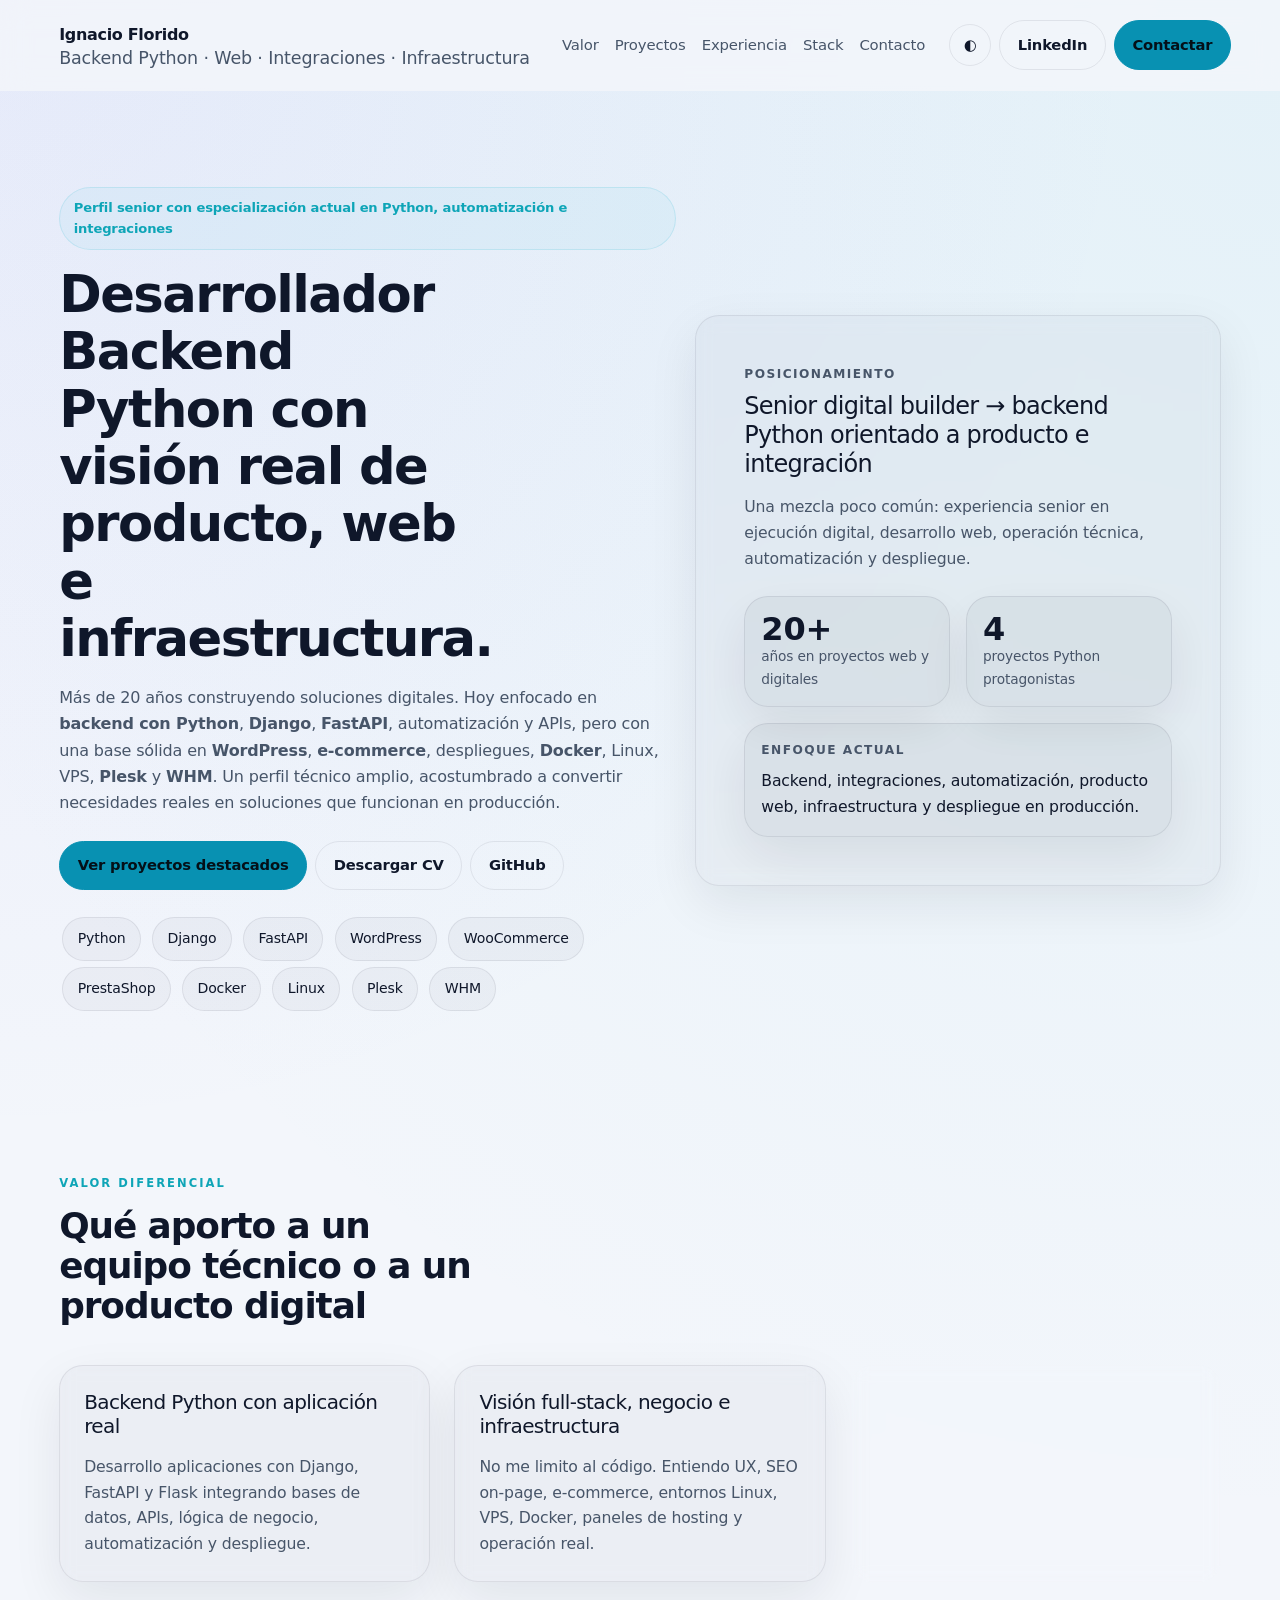
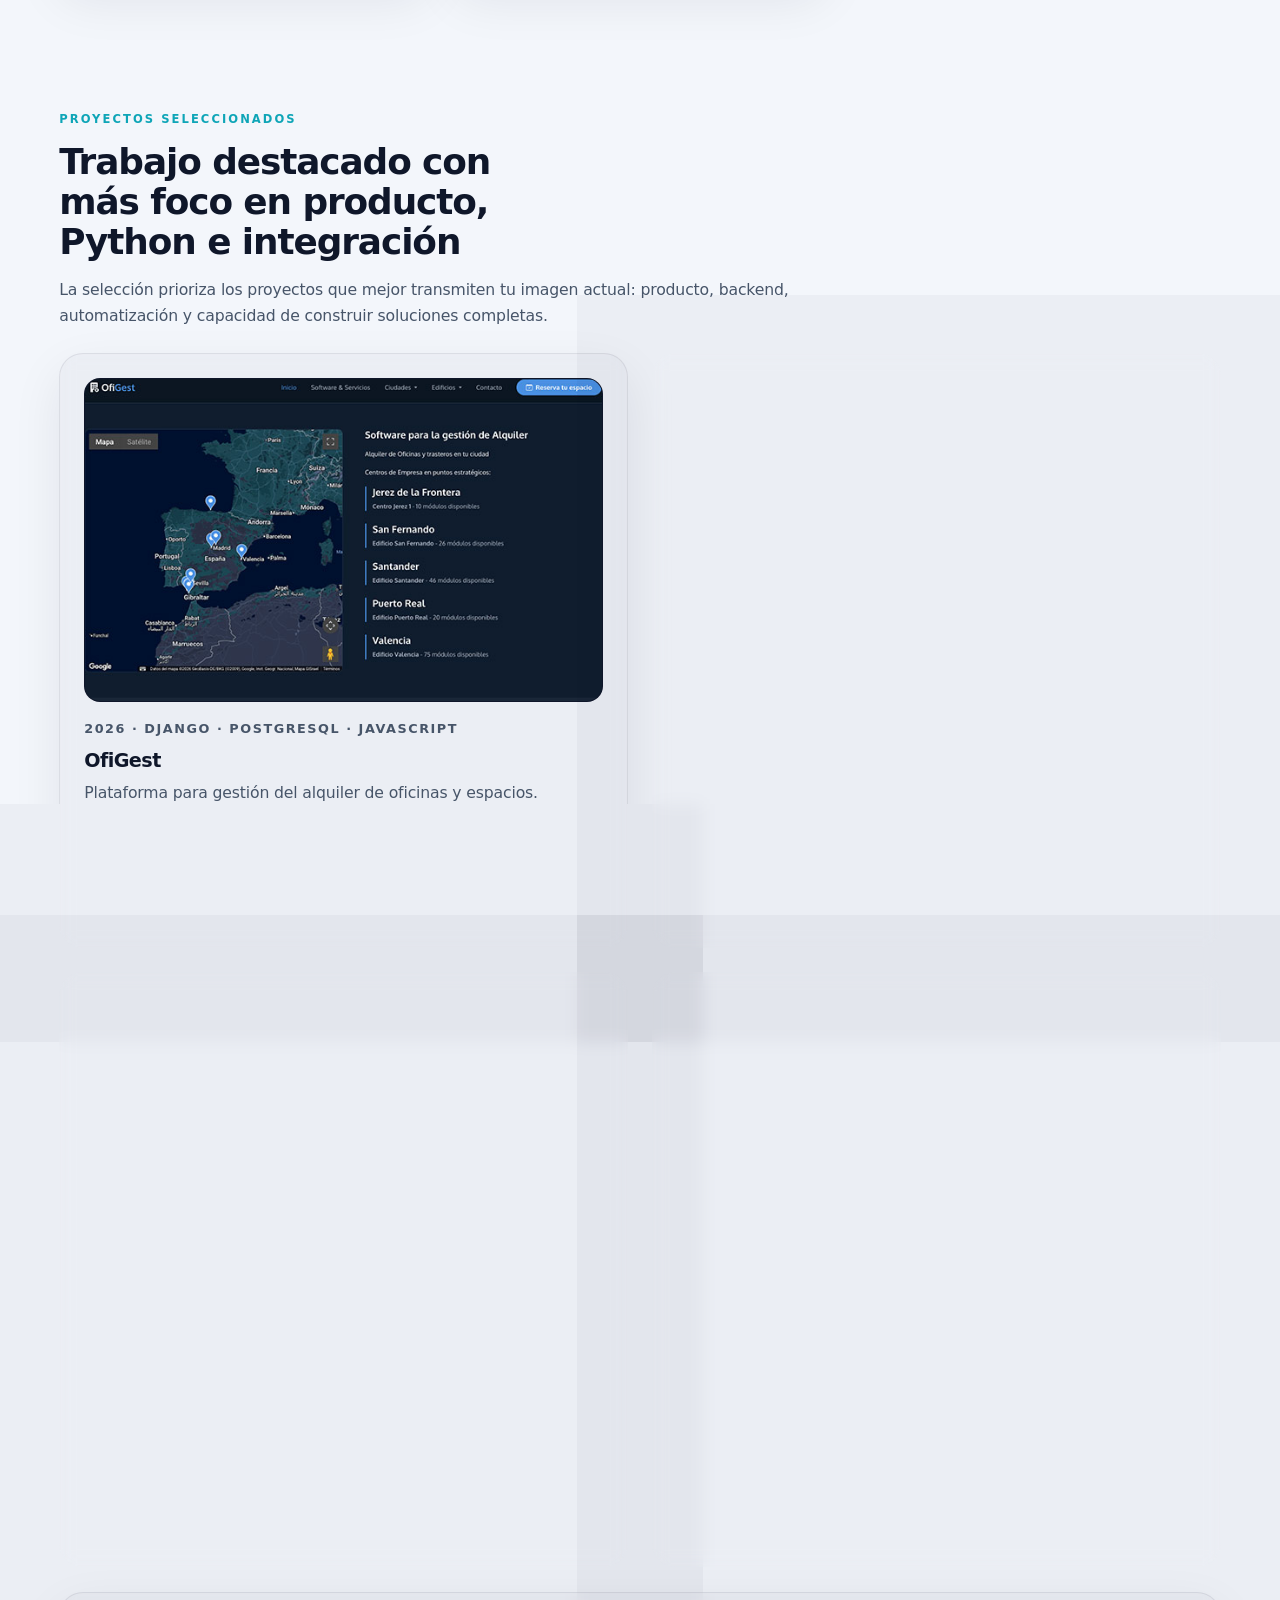
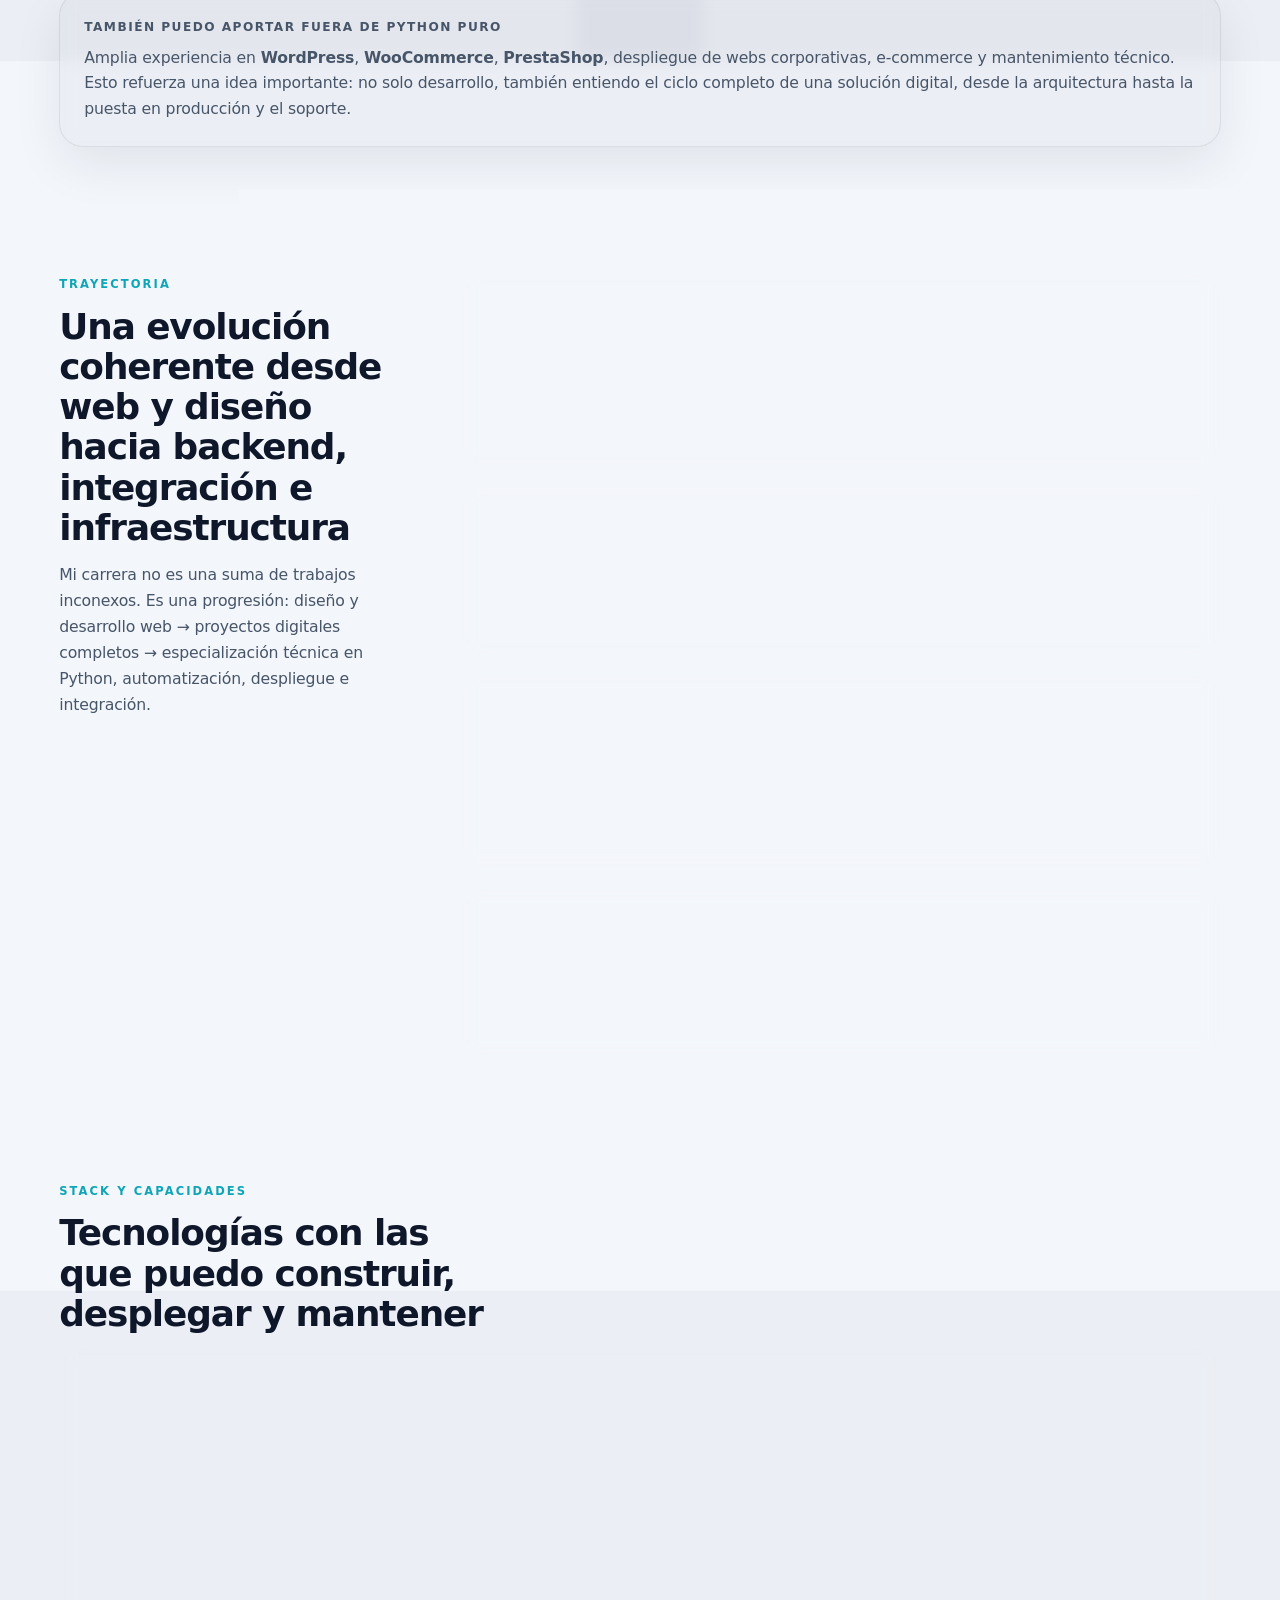
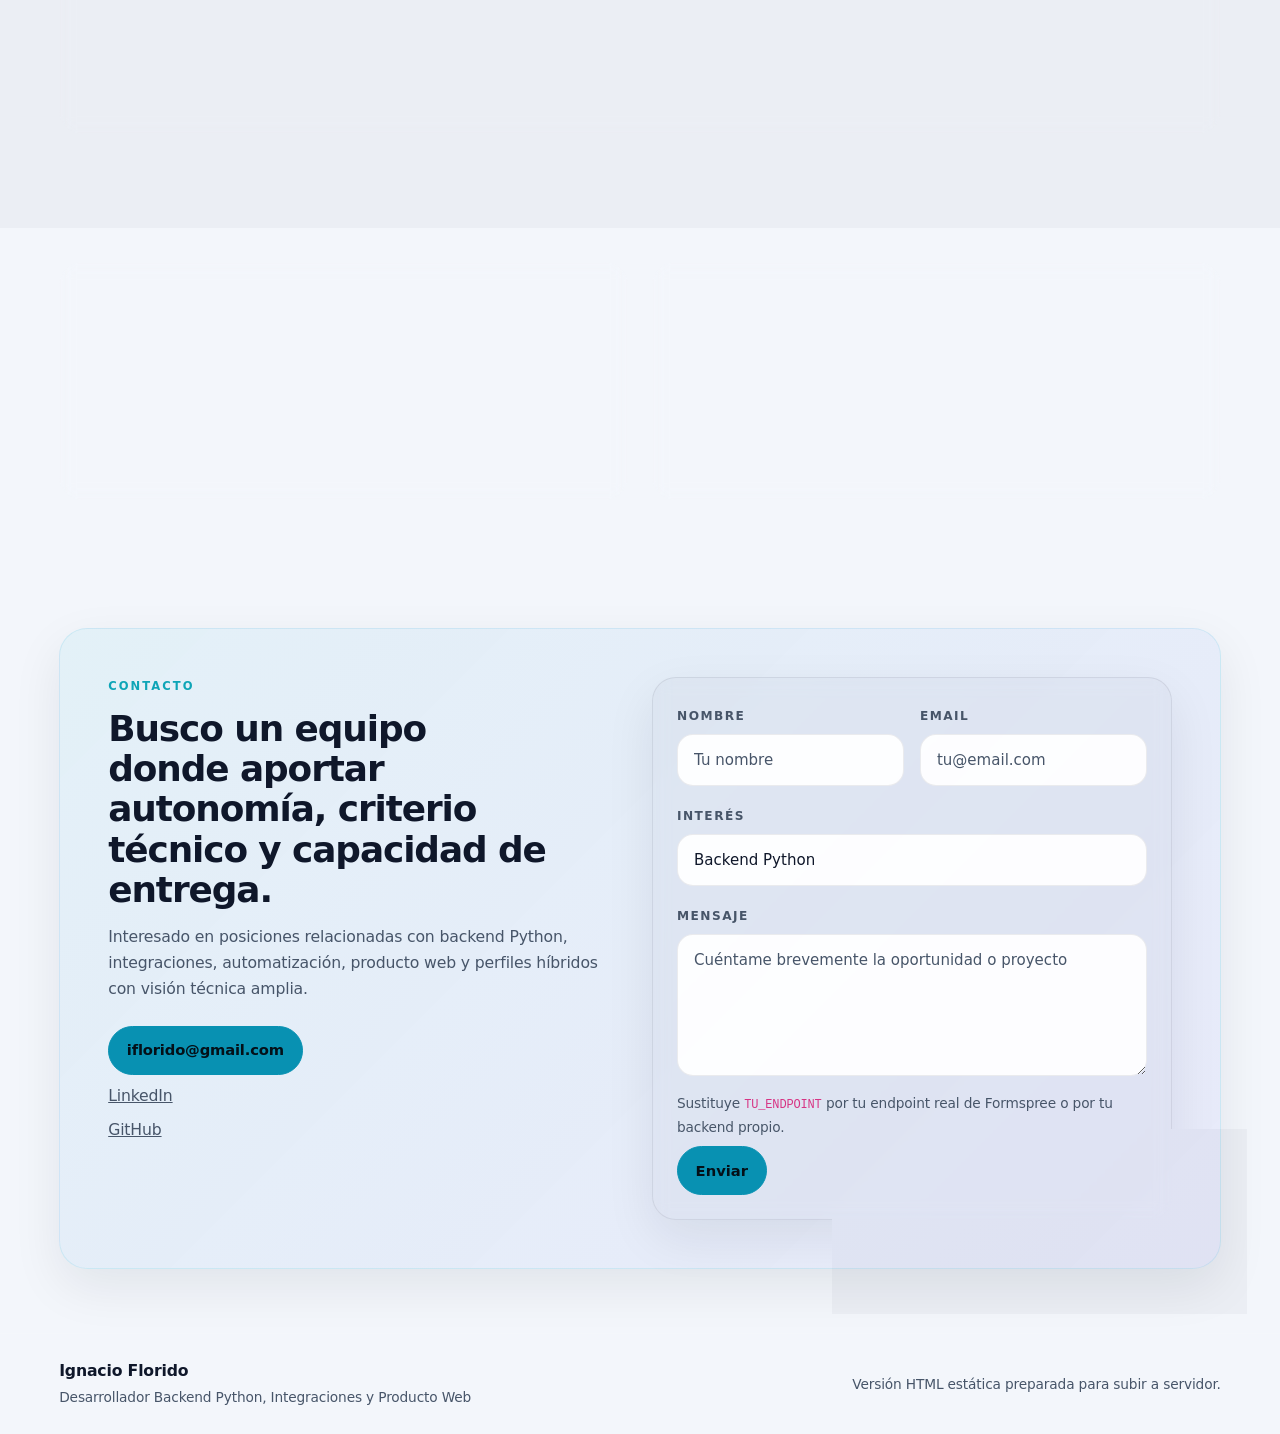
<file: iflorido.html>
<!doctype html>
<html lang="es" data-bs-theme="dark">
<head>
  <meta charset="utf-8">
  <meta name="viewport" content="width=device-width, initial-scale=1">
  <title>Ignacio Florido | Desarrollador Backend Python, Integraciones y Producto Web</title>
  <meta name="description" content="Portfolio profesional de Ignacio Florido. Desarrollo backend con Python, Django y FastAPI, integraciones, automatización, WordPress, e-commerce, Docker, VPS, Linux, Plesk y WHM.">
  <meta name="robots" content="index,follow">
  <meta name="author" content="Ignacio Florido">
  <meta name="theme-color" content="#0f172a">

  <!-- Canonical -->
  <link rel="canonical" href="https://cv.iflorido.es/">

  <!-- Favicon -->
  <link rel="icon" type="image/png" sizes="32x32" href="assets/favicon-32.png">
  <link rel="icon" type="image/png" sizes="192x192" href="assets/favicon-192.png">
  <link rel="apple-touch-icon" href="assets/apple-touch-icon.png">

  <!-- Open Graph -->
  <meta property="og:type" content="website">
  <meta property="og:locale" content="es_ES">
  <meta property="og:url" content="https://cv.iflorido.es/">
  <meta property="og:title" content="Ignacio Florido | Desarrollador Backend Python, Integraciones y Producto Web">
  <meta property="og:description" content="Backend Python, automatización, integraciones, WordPress, e-commerce y despliegue en producción.">
  <meta property="og:image" content="assets/og-ignacio-florido.jpg">
  <meta property="og:image:width" content="1200">
  <meta property="og:image:height" content="630">
  <meta property="og:image:alt" content="Portfolio profesional de Ignacio Florido">

  <!-- Twitter -->
  <meta name="twitter:card" content="summary_large_image">
  <meta name="twitter:title" content="Ignacio Florido | Desarrollador Backend Python, Integraciones y Producto Web">
  <meta name="twitter:description" content="Backend Python, automatización, integraciones, WordPress, e-commerce y despliegue en producción.">
  <meta name="twitter:image" content="assets/og-ignacio-florido.jpg">

  <link rel="preconnect" href="https://cdn.jsdelivr.net">
  <link href="https://cdn.jsdelivr.net/npm/bootstrap@5.3.3/dist/css/bootstrap.min.css" rel="stylesheet">

  <style>
    :root {
      --bg: #0b1220;
      --bg-2: #0f172a;
      --surface: rgba(255,255,255,0.04);
      --surface-2: rgba(255,255,255,0.06);
      --border: rgba(255,255,255,0.10);
      --text: #e7edf8;
      --muted: #97a6c2;
      --accent: #58c4dc;
      --accent-2: #88e3ef;
      --shadow: 0 20px 60px rgba(0,0,0,.22);
      --radius: 24px;
      --container-max: 1200px;
      --font-sans: Inter, system-ui, -apple-system, BlinkMacSystemFont, "Segoe UI", Roboto, sans-serif;
      --h1: clamp(2.25rem, 4vw, 3.6rem);
      --h2: clamp(1.6rem, 2.8vw, 2.25rem);
      --h3: 1.1rem;
      --body: 0.98rem;
      --small: 0.84rem;
      --nav: 0.93rem;
      --eyebrow: 0.72rem;
    }

    [data-bs-theme="light"] {
      --bg: #f3f6fb;
      --bg-2: #ffffff;
      --surface: rgba(15,23,42,0.03);
      --surface-2: rgba(15,23,42,0.05);
      --border: rgba(15,23,42,0.08);
      --text: #0f172a;
      --muted: #475569;
      --accent: #0891b2;
      --accent-2: #0ea5b7;
      --shadow: 0 18px 50px rgba(15,23,42,.08);
    }

    html { scroll-behavior: smooth; }
    body {
      font-family: var(--font-sans);
      font-size: var(--body);
      line-height: 1.65;
      background:
        radial-gradient(circle at top right, rgba(88,196,220,.10), transparent 24%),
        radial-gradient(circle at top left, rgba(99,102,241,.08), transparent 18%),
        var(--bg);
      color: var(--text);
      letter-spacing: -.01em;
    }

    .container-xl-custom {
      max-width: var(--container-max);
      margin-inline: auto;
      padding-inline: 1.2rem;
    }

    .navbar-custom {
      background: color-mix(in srgb, var(--bg) 82%, transparent);
      backdrop-filter: blur(14px);
      border-bottom: 1px solid rgba(255,255,255,0.06);
    }

    .navbar-brand {
      color: var(--text) !important;
      line-height: 1.2;
    }

    .navbar-brand strong {
      font-size: 1rem;
      font-weight: 700;
      letter-spacing: -.02em;
    }

    .navbar-brand small,
    .nav-link,
    .text-muted-custom {
      color: var(--muted) !important;
    }

    .nav-link {
      font-size: var(--nav);
      font-weight: 500;
    }

    .nav-link:hover { color: var(--text) !important; }

    .btn-pill {
      border-radius: 999px;
      padding: .78rem 1.1rem;
      font-weight: 600;
      font-size: .92rem;
    }

    .btn-accent {
      background: var(--accent);
      border-color: var(--accent);
      color: #041018;
    }

    .btn-accent:hover {
      background: var(--accent-2);
      border-color: var(--accent-2);
      color: #041018;
    }

    .btn-ghost {
      background: transparent;
      border: 1px solid var(--border);
      color: var(--text);
    }

    .btn-ghost:hover {
      background: var(--surface-2);
      color: var(--text);
      border-color: rgba(255,255,255,.18);
    }

    .section-eyebrow {
      text-transform: uppercase;
      letter-spacing: .18em;
      font-size: var(--eyebrow);
      color: var(--accent-2);
      font-weight: 700;
      margin-bottom: .8rem;
    }

    h1, h2, h3, h4, h5, h6 {
      letter-spacing: -.03em;
      line-height: 1.12;
      color: var(--text);
    }

    .hero-title {
      font-size: var(--h1);
      font-weight: 750;
      margin-bottom: 1.1rem;
      max-width: 12ch;
    }

    .hero-lead {
      max-width: 56rem;
      color: var(--muted);
      font-size: 1rem;
    }

    .section-title {
      font-size: var(--h2);
      font-weight: 720;
      margin-bottom: .9rem;
      max-width: 18ch;
    }

    .card-clean {
      background: var(--surface);
      border: 1px solid var(--border);
      border-radius: var(--radius);
      box-shadow: var(--shadow);
      backdrop-filter: blur(8px);
    }

    .card-clean-strong {
      background: var(--surface-2);
      border: 1px solid var(--border);
      border-radius: var(--radius);
      box-shadow: var(--shadow);
    }

    .metric-number {
      font-size: 2rem;
      line-height: 1;
      font-weight: 760;
    }

    .tag {
      display: inline-flex;
      align-items: center;
      padding: .58rem .9rem;
      border-radius: 999px;
      border: 1px solid var(--border);
      background: var(--surface);
      color: var(--text);
      font-size: .88rem;
      margin: .2rem;
    }

    .hero-badge {
      display: inline-flex;
      align-items: center;
      gap: .5rem;
      border-radius: 999px;
      border: 1px solid rgba(88,196,220,.22);
      background: rgba(88,196,220,.08);
      color: var(--accent-2);
      padding: .55rem .85rem;
      font-size: .82rem;
      font-weight: 600;
    }

    .project-card {
      transition: transform .2s ease, border-color .2s ease, background .2s ease;
      height: 100%;
      overflow: hidden;
    }

    .project-card:hover {
      transform: translateY(-4px);
      border-color: rgba(88,196,220,.32);
      background: color-mix(in srgb, var(--surface-2) 70%, transparent);
    }

    .project-thumb {
      width: 100%;
      aspect-ratio: 16 / 10;
      object-fit: cover;
      border-radius: 16px;
      border: 1px solid var(--border);
      background: #0f172a;
    }

    .project-meta {
      font-size: .8rem;
      color: var(--muted);
      text-transform: uppercase;
      letter-spacing: .12em;
      font-weight: 700;
    }

    .project-title {
      font-size: 1.2rem;
      font-weight: 700;
      margin: .7rem 0 .55rem;
    }

    .timeline-item { position: relative; padding-left: 1.4rem; }
    .timeline-item::before {
      content: "";
      position: absolute;
      left: 0;
      top: .52rem;
      width: .65rem;
      height: .65rem;
      border-radius: 50%;
      background: var(--accent);
      box-shadow: 0 0 0 .28rem rgba(88,196,220,.12);
    }
    .timeline-item::after {
      content: "";
      position: absolute;
      left: .3rem;
      top: 1.25rem;
      bottom: -1.2rem;
      width: 1px;
      background: rgba(255,255,255,.10);
    }
    .timeline-item:last-child::after { display: none; }

    .split-grid {
      display: grid;
      grid-template-columns: 1.08fr .92fr;
      gap: 1.2rem;
    }

    .contact-panel {
      background: linear-gradient(135deg, rgba(88,196,220,.10), rgba(99,102,241,.08));
      border: 1px solid rgba(88,196,220,.18);
      border-radius: 28px;
      box-shadow: var(--shadow);
    }

    .form-control,
    .form-select,
    textarea.form-control {
      border-radius: 16px;
      border-color: var(--border);
      background: color-mix(in srgb, var(--bg-2) 90%, transparent);
      color: var(--text);
      padding: .85rem 1rem;
      font-size: .94rem;
    }

    .form-control::placeholder { color: var(--muted); }
    .form-control:focus,
    .form-select:focus {
      border-color: rgba(88,196,220,.38);
      box-shadow: 0 0 0 .25rem rgba(88,196,220,.12);
      background: color-mix(in srgb, var(--bg-2) 95%, transparent);
      color: var(--text);
    }

    .small-label {
      color: var(--muted);
      text-transform: uppercase;
      letter-spacing: .12em;
      font-size: .76rem;
      font-weight: 700;
    }

    .mode-toggle {
      width: 42px;
      height: 42px;
      border-radius: 999px;
      display: inline-flex;
      align-items: center;
      justify-content: center;
    }

    .anchor-offset { scroll-margin-top: 92px; }
    footer { border-top: 1px solid rgba(255,255,255,.06); }

    @media (max-width: 991.98px) {
      .split-grid { grid-template-columns: 1fr; }
      .hero-title { max-width: none; }
      .section-title { max-width: none; }
    }
  </style>

  <script type="application/ld+json">
  {
    "@context": "https://schema.org",
    "@type": "Person",
    "name": "Ignacio Florido",
    "url": "https://cv.iflorido.es/",
    "jobTitle": "Desarrollador Backend Python, Integraciones y Producto Web",
    "sameAs": [
      "https://www.linkedin.com/in/ignacio-florido/",
      "https://github.com/iflorido",
      "https://automaworks.es/"
    ],
    "email": "mailto:iflorido@gmail.com",
    "knowsAbout": [
      "Python", "Django", "FastAPI", "Flask", "PostgreSQL", "Docker", "WordPress", "PrestaShop", "Plesk", "WHM", "Linux", "Automatización", "Integraciones"
    ]
  }
  </script>
</head>
<body>
  <nav class="navbar navbar-expand-lg navbar-custom sticky-top">
    <div class="container-xl-custom py-2 d-flex align-items-center">
      <a class="navbar-brand me-4" href="#top">
        <strong>Ignacio Florido</strong><br>
        <small>Backend Python · Web · Integraciones · Infraestructura</small>
      </a>

      <button class="navbar-toggler" type="button" data-bs-toggle="collapse" data-bs-target="#mainNav" aria-controls="mainNav" aria-expanded="false" aria-label="Abrir navegación">
        <span class="navbar-toggler-icon"></span>
      </button>

      <div class="collapse navbar-collapse" id="mainNav">
        <ul class="navbar-nav ms-auto me-lg-3 mb-3 mb-lg-0">
          <li class="nav-item"><a class="nav-link" href="#valor">Valor</a></li>
          <li class="nav-item"><a class="nav-link" href="#proyectos">Proyectos</a></li>
          <li class="nav-item"><a class="nav-link" href="#experiencia">Experiencia</a></li>
          <li class="nav-item"><a class="nav-link" href="#stack">Stack</a></li>
          <li class="nav-item"><a class="nav-link" href="#contacto">Contacto</a></li>
        </ul>
        <div class="d-flex gap-2 align-items-center">
          <button id="themeToggle" class="btn btn-ghost btn-pill mode-toggle" type="button" aria-label="Cambiar modo claro u oscuro">◐</button>
          <a class="btn btn-ghost btn-pill" href="https://www.linkedin.com/in/ignacio-florido/" target="_blank" rel="noopener">LinkedIn</a>
          <a class="btn btn-accent btn-pill" href="#contacto">Contactar</a>
        </div>
      </div>
    </div>
  </nav>

  <header id="top" class="py-5">
    <div class="container-xl-custom py-5">
      <div class="split-grid align-items-center">
        <div>
          <div class="hero-badge mb-3">Perfil senior con especialización actual en Python, automatización e integraciones</div>
          <h1 class="hero-title">Desarrollador Backend Python con visión real de producto, web e infraestructura.</h1>
          <p class="hero-lead mb-4">
            Más de 20 años construyendo soluciones digitales. Hoy enfocado en <strong>backend con Python</strong>,
            <strong>Django</strong>, <strong>FastAPI</strong>, automatización y APIs, pero con una base sólida en
            <strong>WordPress</strong>, <strong>e-commerce</strong>, despliegues, <strong>Docker</strong>, Linux, VPS,
            <strong>Plesk</strong> y <strong>WHM</strong>. Un perfil técnico amplio, acostumbrado a convertir necesidades reales en soluciones que funcionan en producción.
          </p>

          <div class="d-flex flex-wrap gap-2 mb-4">
            <a href="#proyectos" class="btn btn-accent btn-pill">Ver proyectos destacados</a>
            <a href="assets/Ignacio_Florido_cv.pdf" class="btn btn-ghost btn-pill" target="_blank" rel="noopener">Descargar CV</a>
            <a href="https://github.com/iflorido" class="btn btn-ghost btn-pill" target="_blank" rel="noopener">GitHub</a>
          </div>

          <div aria-label="Especialidades principales">
            <span class="tag">Python</span>
            <span class="tag">Django</span>
            <span class="tag">FastAPI</span>
            <span class="tag">WordPress</span>
            <span class="tag">WooCommerce</span>
            <span class="tag">PrestaShop</span>
            <span class="tag">Docker</span>
            <span class="tag">Linux</span>
            <span class="tag">Plesk</span>
            <span class="tag">WHM</span>
          </div>
        </div>

        <aside class="card-clean p-4 p-lg-5">
          <div class="small-label mb-2">Posicionamiento</div>
          <h2 class="h4 mb-3">Senior digital builder → backend Python orientado a producto e integración</h2>
          <p class="text-muted-custom mb-4">
            Una mezcla poco común: experiencia senior en ejecución digital, desarrollo web, operación técnica, automatización y despliegue.
          </p>

          <div class="row g-3">
            <div class="col-6">
              <div class="card-clean-strong p-3 h-100">
                <div class="metric-number">20+</div>
                <div class="text-muted-custom small">años en proyectos web y digitales</div>
              </div>
            </div>
            <div class="col-6">
              <div class="card-clean-strong p-3 h-100">
                <div class="metric-number">4</div>
                <div class="text-muted-custom small">proyectos Python protagonistas</div>
              </div>
            </div>
            <div class="col-12">
              <div class="card-clean-strong p-3">
                <div class="small-label mb-2">Enfoque actual</div>
                <div>Backend, integraciones, automatización, producto web, infraestructura y despliegue en producción.</div>
              </div>
            </div>
          </div>
        </aside>
      </div>
    </div>
  </header>

  <main>
    <section id="valor" class="anchor-offset py-5">
      <div class="container-xl-custom py-3">
        <div class="section-eyebrow">Valor diferencial</div>
        <h2 class="section-title">Qué aporto a un equipo técnico o a un producto digital</h2>
        <div class="row g-4 mt-1">
          <div class="col-md-4">
            <article class="card-clean p-4 h-100">
              <h3 class="h5 mb-3">Backend Python con aplicación real</h3>
              <p class="text-muted-custom mb-0">Desarrollo aplicaciones con Django, FastAPI y Flask integrando bases de datos, APIs, lógica de negocio, automatización y despliegue.</p>
            </article>
          </div>
          <div class="col-md-4">
            <article class="card-clean p-4 h-100">
              <h3 class="h5 mb-3">Visión full-stack, negocio e infraestructura</h3>
              <p class="text-muted-custom mb-0">No me limito al código. Entiendo UX, SEO on-page, e-commerce, entornos Linux, VPS, Docker, paneles de hosting y operación real.</p>
            </article>
          </div>
          <div class="col-md-4">
            <article class="card-clean p-4 h-100">
              <h3 class="h5 mb-3">Autonomía y capacidad de entrega</h3>
              <p class="text-muted-custom mb-0">Amplia trayectoria ejecutando proyectos de principio a fin, con criterio técnico, capacidad resolutiva y sensibilidad por el resultado final.</p>
            </article>
          </div>
        </div>
      </div>
    </section>

    <section id="proyectos" class="anchor-offset py-5">
      <div class="container-xl-custom py-3">
        <div class="row align-items-end mb-4">
          <div class="col-lg-8">
            <div class="section-eyebrow">Proyectos seleccionados</div>
            <h2 class="section-title">Trabajo destacado con más foco en producto, Python e integración</h2>
            <p class="text-muted-custom mb-0">La selección prioriza los proyectos que mejor transmiten tu imagen actual: producto, backend, automatización y capacidad de construir soluciones completas.</p>
          </div>
        </div>

        <div class="row g-4">
          <div class="col-lg-6">
            <article class="card-clean p-4 project-card">
              <img class="project-thumb mb-3" src="assets/proyectos/ofigest.jpg" alt="Captura de OfiGest">
              <div class="project-meta">2026 · Django · PostgreSQL · JavaScript</div>
              <h3 class="project-title">OfiGest</h3>
              <p class="text-muted-custom">Plataforma para gestión del alquiler de oficinas y espacios. Proyecto orientado a operaciones, estructura modular y producto web real.</p>
              <div class="d-flex gap-2 flex-wrap">
                <a class="btn btn-ghost btn-pill" href="https://ofigest.automaworks.es/" target="_blank" rel="noopener">Ver proyecto</a>
              </div>
            </article>
          </div>

          <div class="col-lg-6">
            <article class="card-clean p-4 project-card">
              <img class="project-thumb mb-3" src="assets/proyectos/navcontrol.jpg" alt="Captura de NavControl">
              <div class="project-meta">2026 · Python · PostGIS · Flutter</div>
              <h3 class="project-title">NavControl</h3>
              <p class="text-muted-custom">Sistema para localización de flotas, rutas y avisos operativos en tiempo real. Backend, cartografía y aplicación móvil conectados a una necesidad concreta.</p>
              <a class="btn btn-ghost btn-pill" href="https://navcontrol.automaworks.es/" target="_blank" rel="noopener">Ver proyecto</a>
            </article>
          </div>

          <div class="col-lg-6">
            <article class="card-clean p-4 project-card">
              <img class="project-thumb mb-3" src="assets/proyectos/mercaapi.jpg" alt="Captura de MercaAPI">
              <div class="project-meta">2026 · FastAPI · APIs · Docker</div>
              <h3 class="project-title">MercaAPI</h3>
              <p class="text-muted-custom">Backend en Python preparado para web y app móvil, con consumo de datos en tiempo real y flujo de despliegue automatizado.</p>
              <a class="btn btn-ghost btn-pill" href="https://mercaapi.automaworks.es/" target="_blank" rel="noopener">Ver proyecto</a>
            </article>
          </div>

          <div class="col-lg-6">
            <article class="card-clean p-4 project-card">
              <img class="project-thumb mb-3" src="assets/proyectos/dolibarrtools.jpg" alt="Captura de Dolibarr Tools">
              <div class="project-meta">2026 · Flask · Python · ERP</div>
              <h3 class="project-title">Dolibarr Tools</h3>
              <p class="text-muted-custom">Suite de automatización para Dolibarr: sincronización, scripts a medida, módulos y optimización de flujos de trabajo empresariales.</p>
              <a class="btn btn-ghost btn-pill" href="https://dolibarrtools.automaworks.es/" target="_blank" rel="noopener">Ver proyecto</a>
            </article>
          </div>
        </div>

        <div class="card-clean mt-4 p-4">
          <div class="small-label mb-2">También puedo aportar fuera de Python puro</div>
          <p class="mb-0 text-muted-custom">
            Amplia experiencia en <strong>WordPress</strong>, <strong>WooCommerce</strong>, <strong>PrestaShop</strong>, despliegue de webs corporativas,
            e-commerce y mantenimiento técnico. Esto refuerza una idea importante: no solo desarrollo, también entiendo el ciclo completo de una solución digital, desde la arquitectura hasta la puesta en producción y el soporte.
          </p>
        </div>
      </div>
    </section>

    <section id="experiencia" class="anchor-offset py-5">
      <div class="container-xl-custom py-3">
        <div class="row g-5">
          <div class="col-lg-4">
            <div class="section-eyebrow">Trayectoria</div>
            <h2 class="section-title">Una evolución coherente desde web y diseño hacia backend, integración e infraestructura</h2>
            <p class="text-muted-custom mb-0">
              Mi carrera no es una suma de trabajos inconexos. Es una progresión: diseño y desarrollo web → proyectos digitales completos → especialización técnica en Python, automatización, despliegue e integración.
            </p>
          </div>
          <div class="col-lg-8 d-flex flex-column gap-4">
            <article class="card-clean p-4 timeline-item">
              <div class="d-flex flex-column flex-md-row justify-content-between gap-2 mb-2">
                <h3 class="h5 mb-0">Servicebox SL</h3>
                <span class="text-muted-custom">2022 — Actualidad</span>
              </div>
              <div class="small-label mb-2">Desarrollo web y proyectos digitales</div>
              <p class="text-muted-custom mb-0">Desarrollo de webs corporativas, e-commerce y proyectos para clientes. Trabajo con WordPress, Elementor, Prestashop, integraciones, mantenimiento, SEO on-page y puesta en producción.</p>
            </article>

            <article class="card-clean p-4 timeline-item">
              <div class="d-flex flex-column flex-md-row justify-content-between gap-2 mb-2">
                <h3 class="h5 mb-0">Autónomo</h3>
                <span class="text-muted-custom">2004 — 2022</span>
              </div>
              <div class="small-label mb-2">Diseño, desarrollo y producción digital</div>
              <p class="text-muted-custom mb-0">Proyectos de diseño gráfico, desarrollo web, fotografía y vídeo para múltiples sectores. Etapa clave para construir autonomía, criterio y capacidad de ejecución integral.</p>
            </article>

            <article class="card-clean p-4 timeline-item">
              <div class="d-flex flex-column flex-md-row justify-content-between gap-2 mb-2">
                <h3 class="h5 mb-0">CEEI Bahía de Cádiz</h3>
                <span class="text-muted-custom">2010 — 2021</span>
              </div>
              <div class="small-label mb-2">Diseño, desarrollo y sistemas</div>
              <p class="text-muted-custom mb-0">Desarrollo backend y frontend, identidades de proyectos y administración técnica de entornos web. Aquí también se consolida la parte de servidores, operación y soporte técnico.</p>
            </article>

            <article class="card-clean p-4 timeline-item">
              <div class="d-flex flex-column flex-md-row justify-content-between gap-2 mb-2">
                <h3 class="h5 mb-0">SmartMedia Factory Finlandia</h3>
                <span class="text-muted-custom">2008 — 2010</span>
              </div>
              <div class="small-label mb-2">Desarrollo multimedia para TV</div>
              <p class="text-muted-custom mb-0">Desarrollo de aplicaciones para televisión, participación de usuarios y maquetación/programación de sitios y plataformas web.</p>
            </article>
          </div>
        </div>
      </div>
    </section>

    <section id="stack" class="anchor-offset py-5">
      <div class="container-xl-custom py-3">
        <div class="section-eyebrow">Stack y capacidades</div>
        <h2 class="section-title">Tecnologías con las que puedo construir, desplegar y mantener</h2>

        <div class="card-clean p-4 p-lg-5">
          <div class="row g-4">
            <div class="col-md-6 col-xl-3">
              <h3 class="h6 mb-3">Backend y datos</h3>
              <p class="text-muted-custom mb-0">Python, Django, FastAPI, Flask, PostgreSQL, MySQL, SQLite, Pandas, PySpark, APIs REST y lógica de negocio.</p>
            </div>
            <div class="col-md-6 col-xl-3">
              <h3 class="h6 mb-3">Web y e-commerce</h3>
              <p class="text-muted-custom mb-0">HTML, CSS, JavaScript, Bootstrap, WordPress, WooCommerce, Elementor, PrestaShop y SEO on-page.</p>
            </div>
            <div class="col-md-6 col-xl-3">
              <h3 class="h6 mb-3">Infraestructura y despliegue</h3>
              <p class="text-muted-custom mb-0">Linux, VPS, Nginx, Apache, Docker, GitHub Actions, Watchtower, Plesk, WHM, cPanel y certificados SSL.</p>
            </div>
            <div class="col-md-6 col-xl-3">
              <h3 class="h6 mb-3">Producto y operación</h3>
              <p class="text-muted-custom mb-0">Automatización, integraciones CRM/ERP, Dolibarr, gestión de proyectos, relación con cliente y visión de negocio.</p>
            </div>
          </div>

          <hr class="my-4 border-secondary-subtle">

          <div>
            <span class="tag">Python</span>
            <span class="tag">Django</span>
            <span class="tag">FastAPI</span>
            <span class="tag">Flask</span>
            <span class="tag">PostgreSQL</span>
            <span class="tag">Docker</span>
            <span class="tag">Linux</span>
            <span class="tag">VPS</span>
            <span class="tag">Plesk</span>
            <span class="tag">WHM</span>
            <span class="tag">WordPress</span>
            <span class="tag">WooCommerce</span>
            <span class="tag">PrestaShop</span>
            <span class="tag">Dolibarr</span>
            <span class="tag">GitHub Actions</span>
            <span class="tag">Nginx</span>
          </div>
        </div>
      </div>
    </section>

    <section id="formacion" class="anchor-offset py-5">
      <div class="container-xl-custom py-3">
        <div class="row g-4">
          <div class="col-lg-6">
            <article class="card-clean p-4 h-100">
              <div class="section-eyebrow">Formación destacada</div>
              <h2 class="h4 mb-2">Máster Avanzado en Programación en Python</h2>
              <p class="text-muted-custom">Escuela Internacional Posgrado · 2022 — 2024</p>
              <p class="mb-0 text-muted-custom">Formación en Python, Django, Flask, APIs REST, PostgreSQL, Docker, Big Data, PySpark, Machine Learning, Deep Learning y desarrollo seguro.</p>
            </article>
          </div>
          <div class="col-lg-6">
            <article class="card-clean p-4 h-100">
              <div class="section-eyebrow">Base complementaria</div>
              <h2 class="h4 mb-2">Diseño y artes visuales</h2>
              <p class="text-muted-custom">Base creativa con impacto práctico</p>
              <p class="mb-0 text-muted-custom">Mi base en diseño y comunicación visual me ayuda a construir productos más claros, interfaces con criterio y soluciones que también se entienden bien por parte del usuario final.</p>
            </article>
          </div>
        </div>
      </div>
    </section>

    <section id="contacto" class="anchor-offset py-5">
      <div class="container-xl-custom py-3">
        <div class="contact-panel p-4 p-lg-5">
          <div class="row g-4 align-items-start">
            <div class="col-lg-6">
              <div class="section-eyebrow">Contacto</div>
              <h2 class="section-title">Busco un equipo donde aportar autonomía, criterio técnico y capacidad de entrega.</h2>
              <p class="text-muted-custom mb-4">Interesado en posiciones relacionadas con backend Python, integraciones, automatización, producto web y perfiles híbridos con visión técnica amplia.</p>

              <div class="d-flex flex-column gap-2">
                <a class="btn btn-accent btn-pill align-self-start" href="mailto:iflorido@gmail.com">iflorido@gmail.com</a>
                <a class="text-muted-custom" href="https://www.linkedin.com/in/ignacio-florido/" target="_blank" rel="noopener">LinkedIn</a>
                <a class="text-muted-custom" href="https://github.com/iflorido" target="_blank" rel="noopener">GitHub</a>
              </div>
            </div>

            <div class="col-lg-6">
              <form class="card-clean p-4" action="https://formspree.io/f/TU_ENDPOINT" method="POST">
                <div class="row g-3">
                  <div class="col-md-6">
                    <label for="nombre" class="form-label small-label">Nombre</label>
                    <input type="text" class="form-control" id="nombre" name="nombre" placeholder="Tu nombre" required>
                  </div>
                  <div class="col-md-6">
                    <label for="email" class="form-label small-label">Email</label>
                    <input type="email" class="form-control" id="email" name="email" placeholder="tu@email.com" required>
                  </div>
                  <div class="col-12">
                    <label for="interes" class="form-label small-label">Interés</label>
                    <select class="form-select" id="interes" name="interes">
                      <option>Backend Python</option>
                      <option>Desarrollo web</option>
                      <option>Automatización e integraciones</option>
                      <option>Infraestructura y despliegue</option>
                      <option>Otro</option>
                    </select>
                  </div>
                  <div class="col-12">
                    <label for="mensaje" class="form-label small-label">Mensaje</label>
                    <textarea class="form-control" id="mensaje" name="mensaje" rows="5" placeholder="Cuéntame brevemente la oportunidad o proyecto"></textarea>
                  </div>
                  <div class="col-12 d-flex justify-content-between align-items-center flex-wrap gap-2">
                    <small class="text-muted-custom">Sustituye <code>TU_ENDPOINT</code> por tu endpoint real de Formspree o por tu backend propio.</small>
                    <button type="submit" class="btn btn-accent btn-pill">Enviar</button>
                  </div>
                </div>
              </form>
            </div>
          </div>
        </div>
      </div>
    </section>
  </main>

  <footer class="py-4">
    <div class="container-xl-custom d-flex flex-column flex-md-row justify-content-between align-items-md-center gap-2">
      <div>
        <strong>Ignacio Florido</strong><br>
        <small class="text-muted-custom">Desarrollador Backend Python, Integraciones y Producto Web</small>
      </div>
      <small class="text-muted-custom">Versión HTML estática preparada para subir a servidor.</small>
    </div>
  </footer>

  <script src="https://cdn.jsdelivr.net/npm/bootstrap@5.3.3/dist/js/bootstrap.bundle.min.js"></script>
  <script>
    (function() {
      const root = document.documentElement;
      const toggle = document.getElementById('themeToggle');
      const savedTheme = localStorage.getItem('theme');
      const preferredTheme = window.matchMedia('(prefers-color-scheme: light)').matches ? 'light' : 'dark';
      const activeTheme = savedTheme || preferredTheme;
      root.setAttribute('data-bs-theme', activeTheme);

      toggle.addEventListener('click', function() {
        const next = root.getAttribute('data-bs-theme') === 'dark' ? 'light' : 'dark';
        root.setAttribute('data-bs-theme', next);
        localStorage.setItem('theme', next);
      });
    })();
  </script>
</body>
</html>
</file>
